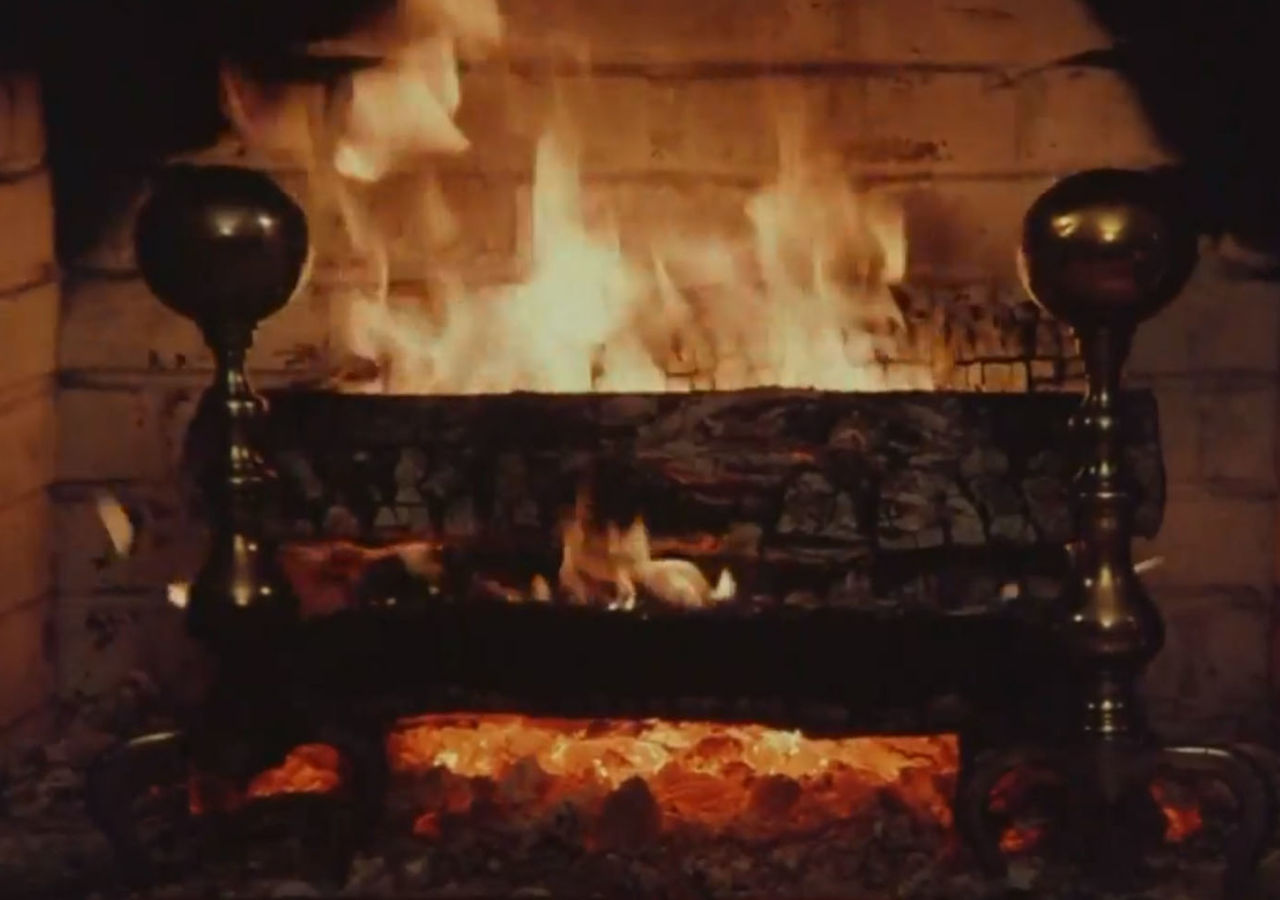
<file: index.html>
<!doctype html>
<html lang="en">
<head>
    <meta charset="UTF-8">
    <meta name="viewport"
          content="width=device-width, user-scalable=no, initial-scale=1.0, maximum-scale=1.0, minimum-scale=1.0">
    <meta http-equiv="X-UA-Compatible" content="ie=edge">
    <title>The Yule Lag</title>
    <link
        rel="preload"
        href="yule-log-wpix.jpg"
        as="image" />
    <link
            rel="icon"
            type="image/png"
            href="favicon-16x16.png"
    />
    <link rel="stylesheet" href="style.css">
</head>
<body>
    <div class="bg">
        <div class="spinner"></div>
    </div>
</body>
</html>
</file>
<file: style.css>
html,
body {
    height: 100%;
    width: 100%;
    margin: 0;
    padding: 0;
}

.bg {
    position: relative;
    display: flex;
    height: 100%;
    width: 100%;
    background-image: url("yule-log-wpix.jpg");
    background-position: center;
    background-repeat: no-repeat;
    background-size: cover;
}

.spinner {
    margin: auto;
    font-size: 25px;
    width: 1em;
    height: 1em;
    border-radius: 50%;
    position: relative;
    text-indent: -9999em;
    -webkit-animation: load5 1.1s infinite ease;
    animation: load5 1.1s infinite ease;
    -webkit-transform: translateZ(0);
    -ms-transform: translateZ(0);
    transform: translateZ(0);
}

@-webkit-keyframes load5 {
    0%,
    100% {
        box-shadow: 0em -2.6em 0em 0em #ffffff, 1.8em -1.8em 0 0em rgba(255, 255, 255, 0.2), 2.5em 0em 0 0em rgba(255, 255, 255, 0.2), 1.75em 1.75em 0 0em rgba(255, 255, 255, 0.2), 0em 2.5em 0 0em rgba(255, 255, 255, 0.2), -1.8em 1.8em 0 0em rgba(255, 255, 255, 0.2), -2.6em 0em 0 0em rgba(255, 255, 255, 0.5), -1.8em -1.8em 0 0em rgba(255, 255, 255, 0.7);
    }
    12.5% {
        box-shadow: 0em -2.6em 0em 0em rgba(255, 255, 255, 0.7), 1.8em -1.8em 0 0em #ffffff, 2.5em 0em 0 0em rgba(255, 255, 255, 0.2), 1.75em 1.75em 0 0em rgba(255, 255, 255, 0.2), 0em 2.5em 0 0em rgba(255, 255, 255, 0.2), -1.8em 1.8em 0 0em rgba(255, 255, 255, 0.2), -2.6em 0em 0 0em rgba(255, 255, 255, 0.2), -1.8em -1.8em 0 0em rgba(255, 255, 255, 0.5);
    }
    25% {
        box-shadow: 0em -2.6em 0em 0em rgba(255, 255, 255, 0.5), 1.8em -1.8em 0 0em rgba(255, 255, 255, 0.7), 2.5em 0em 0 0em #ffffff, 1.75em 1.75em 0 0em rgba(255, 255, 255, 0.2), 0em 2.5em 0 0em rgba(255, 255, 255, 0.2), -1.8em 1.8em 0 0em rgba(255, 255, 255, 0.2), -2.6em 0em 0 0em rgba(255, 255, 255, 0.2), -1.8em -1.8em 0 0em rgba(255, 255, 255, 0.2);
    }
    37.5% {
        box-shadow: 0em -2.6em 0em 0em rgba(255, 255, 255, 0.2), 1.8em -1.8em 0 0em rgba(255, 255, 255, 0.5), 2.5em 0em 0 0em rgba(255, 255, 255, 0.7), 1.75em 1.75em 0 0em #ffffff, 0em 2.5em 0 0em rgba(255, 255, 255, 0.2), -1.8em 1.8em 0 0em rgba(255, 255, 255, 0.2), -2.6em 0em 0 0em rgba(255, 255, 255, 0.2), -1.8em -1.8em 0 0em rgba(255, 255, 255, 0.2);
    }
    50% {
        box-shadow: 0em -2.6em 0em 0em rgba(255, 255, 255, 0.2), 1.8em -1.8em 0 0em rgba(255, 255, 255, 0.2), 2.5em 0em 0 0em rgba(255, 255, 255, 0.5), 1.75em 1.75em 0 0em rgba(255, 255, 255, 0.7), 0em 2.5em 0 0em #ffffff, -1.8em 1.8em 0 0em rgba(255, 255, 255, 0.2), -2.6em 0em 0 0em rgba(255, 255, 255, 0.2), -1.8em -1.8em 0 0em rgba(255, 255, 255, 0.2);
    }
    62.5% {
        box-shadow: 0em -2.6em 0em 0em rgba(255, 255, 255, 0.2), 1.8em -1.8em 0 0em rgba(255, 255, 255, 0.2), 2.5em 0em 0 0em rgba(255, 255, 255, 0.2), 1.75em 1.75em 0 0em rgba(255, 255, 255, 0.5), 0em 2.5em 0 0em rgba(255, 255, 255, 0.7), -1.8em 1.8em 0 0em #ffffff, -2.6em 0em 0 0em rgba(255, 255, 255, 0.2), -1.8em -1.8em 0 0em rgba(255, 255, 255, 0.2);
    }
    75% {
        box-shadow: 0em -2.6em 0em 0em rgba(255, 255, 255, 0.2), 1.8em -1.8em 0 0em rgba(255, 255, 255, 0.2), 2.5em 0em 0 0em rgba(255, 255, 255, 0.2), 1.75em 1.75em 0 0em rgba(255, 255, 255, 0.2), 0em 2.5em 0 0em rgba(255, 255, 255, 0.5), -1.8em 1.8em 0 0em rgba(255, 255, 255, 0.7), -2.6em 0em 0 0em #ffffff, -1.8em -1.8em 0 0em rgba(255, 255, 255, 0.2);
    }
    87.5% {
        box-shadow: 0em -2.6em 0em 0em rgba(255, 255, 255, 0.2), 1.8em -1.8em 0 0em rgba(255, 255, 255, 0.2), 2.5em 0em 0 0em rgba(255, 255, 255, 0.2), 1.75em 1.75em 0 0em rgba(255, 255, 255, 0.2), 0em 2.5em 0 0em rgba(255, 255, 255, 0.2), -1.8em 1.8em 0 0em rgba(255, 255, 255, 0.5), -2.6em 0em 0 0em rgba(255, 255, 255, 0.7), -1.8em -1.8em 0 0em #ffffff;
    }
}
@keyframes load5 {
    0%,
    100% {
        box-shadow: 0em -2.6em 0em 0em #ffffff, 1.8em -1.8em 0 0em rgba(255, 255, 255, 0.2), 2.5em 0em 0 0em rgba(255, 255, 255, 0.2), 1.75em 1.75em 0 0em rgba(255, 255, 255, 0.2), 0em 2.5em 0 0em rgba(255, 255, 255, 0.2), -1.8em 1.8em 0 0em rgba(255, 255, 255, 0.2), -2.6em 0em 0 0em rgba(255, 255, 255, 0.5), -1.8em -1.8em 0 0em rgba(255, 255, 255, 0.7);
    }
    12.5% {
        box-shadow: 0em -2.6em 0em 0em rgba(255, 255, 255, 0.7), 1.8em -1.8em 0 0em #ffffff, 2.5em 0em 0 0em rgba(255, 255, 255, 0.2), 1.75em 1.75em 0 0em rgba(255, 255, 255, 0.2), 0em 2.5em 0 0em rgba(255, 255, 255, 0.2), -1.8em 1.8em 0 0em rgba(255, 255, 255, 0.2), -2.6em 0em 0 0em rgba(255, 255, 255, 0.2), -1.8em -1.8em 0 0em rgba(255, 255, 255, 0.5);
    }
    25% {
        box-shadow: 0em -2.6em 0em 0em rgba(255, 255, 255, 0.5), 1.8em -1.8em 0 0em rgba(255, 255, 255, 0.7), 2.5em 0em 0 0em #ffffff, 1.75em 1.75em 0 0em rgba(255, 255, 255, 0.2), 0em 2.5em 0 0em rgba(255, 255, 255, 0.2), -1.8em 1.8em 0 0em rgba(255, 255, 255, 0.2), -2.6em 0em 0 0em rgba(255, 255, 255, 0.2), -1.8em -1.8em 0 0em rgba(255, 255, 255, 0.2);
    }
    37.5% {
        box-shadow: 0em -2.6em 0em 0em rgba(255, 255, 255, 0.2), 1.8em -1.8em 0 0em rgba(255, 255, 255, 0.5), 2.5em 0em 0 0em rgba(255, 255, 255, 0.7), 1.75em 1.75em 0 0em #ffffff, 0em 2.5em 0 0em rgba(255, 255, 255, 0.2), -1.8em 1.8em 0 0em rgba(255, 255, 255, 0.2), -2.6em 0em 0 0em rgba(255, 255, 255, 0.2), -1.8em -1.8em 0 0em rgba(255, 255, 255, 0.2);
    }
    50% {
        box-shadow: 0em -2.6em 0em 0em rgba(255, 255, 255, 0.2), 1.8em -1.8em 0 0em rgba(255, 255, 255, 0.2), 2.5em 0em 0 0em rgba(255, 255, 255, 0.5), 1.75em 1.75em 0 0em rgba(255, 255, 255, 0.7), 0em 2.5em 0 0em #ffffff, -1.8em 1.8em 0 0em rgba(255, 255, 255, 0.2), -2.6em 0em 0 0em rgba(255, 255, 255, 0.2), -1.8em -1.8em 0 0em rgba(255, 255, 255, 0.2);
    }
    62.5% {
        box-shadow: 0em -2.6em 0em 0em rgba(255, 255, 255, 0.2), 1.8em -1.8em 0 0em rgba(255, 255, 255, 0.2), 2.5em 0em 0 0em rgba(255, 255, 255, 0.2), 1.75em 1.75em 0 0em rgba(255, 255, 255, 0.5), 0em 2.5em 0 0em rgba(255, 255, 255, 0.7), -1.8em 1.8em 0 0em #ffffff, -2.6em 0em 0 0em rgba(255, 255, 255, 0.2), -1.8em -1.8em 0 0em rgba(255, 255, 255, 0.2);
    }
    75% {
        box-shadow: 0em -2.6em 0em 0em rgba(255, 255, 255, 0.2), 1.8em -1.8em 0 0em rgba(255, 255, 255, 0.2), 2.5em 0em 0 0em rgba(255, 255, 255, 0.2), 1.75em 1.75em 0 0em rgba(255, 255, 255, 0.2), 0em 2.5em 0 0em rgba(255, 255, 255, 0.5), -1.8em 1.8em 0 0em rgba(255, 255, 255, 0.7), -2.6em 0em 0 0em #ffffff, -1.8em -1.8em 0 0em rgba(255, 255, 255, 0.2);
    }
    87.5% {
        box-shadow: 0em -2.6em 0em 0em rgba(255, 255, 255, 0.2), 1.8em -1.8em 0 0em rgba(255, 255, 255, 0.2), 2.5em 0em 0 0em rgba(255, 255, 255, 0.2), 1.75em 1.75em 0 0em rgba(255, 255, 255, 0.2), 0em 2.5em 0 0em rgba(255, 255, 255, 0.2), -1.8em 1.8em 0 0em rgba(255, 255, 255, 0.5), -2.6em 0em 0 0em rgba(255, 255, 255, 0.7), -1.8em -1.8em 0 0em #ffffff;
    }
}
</file>
